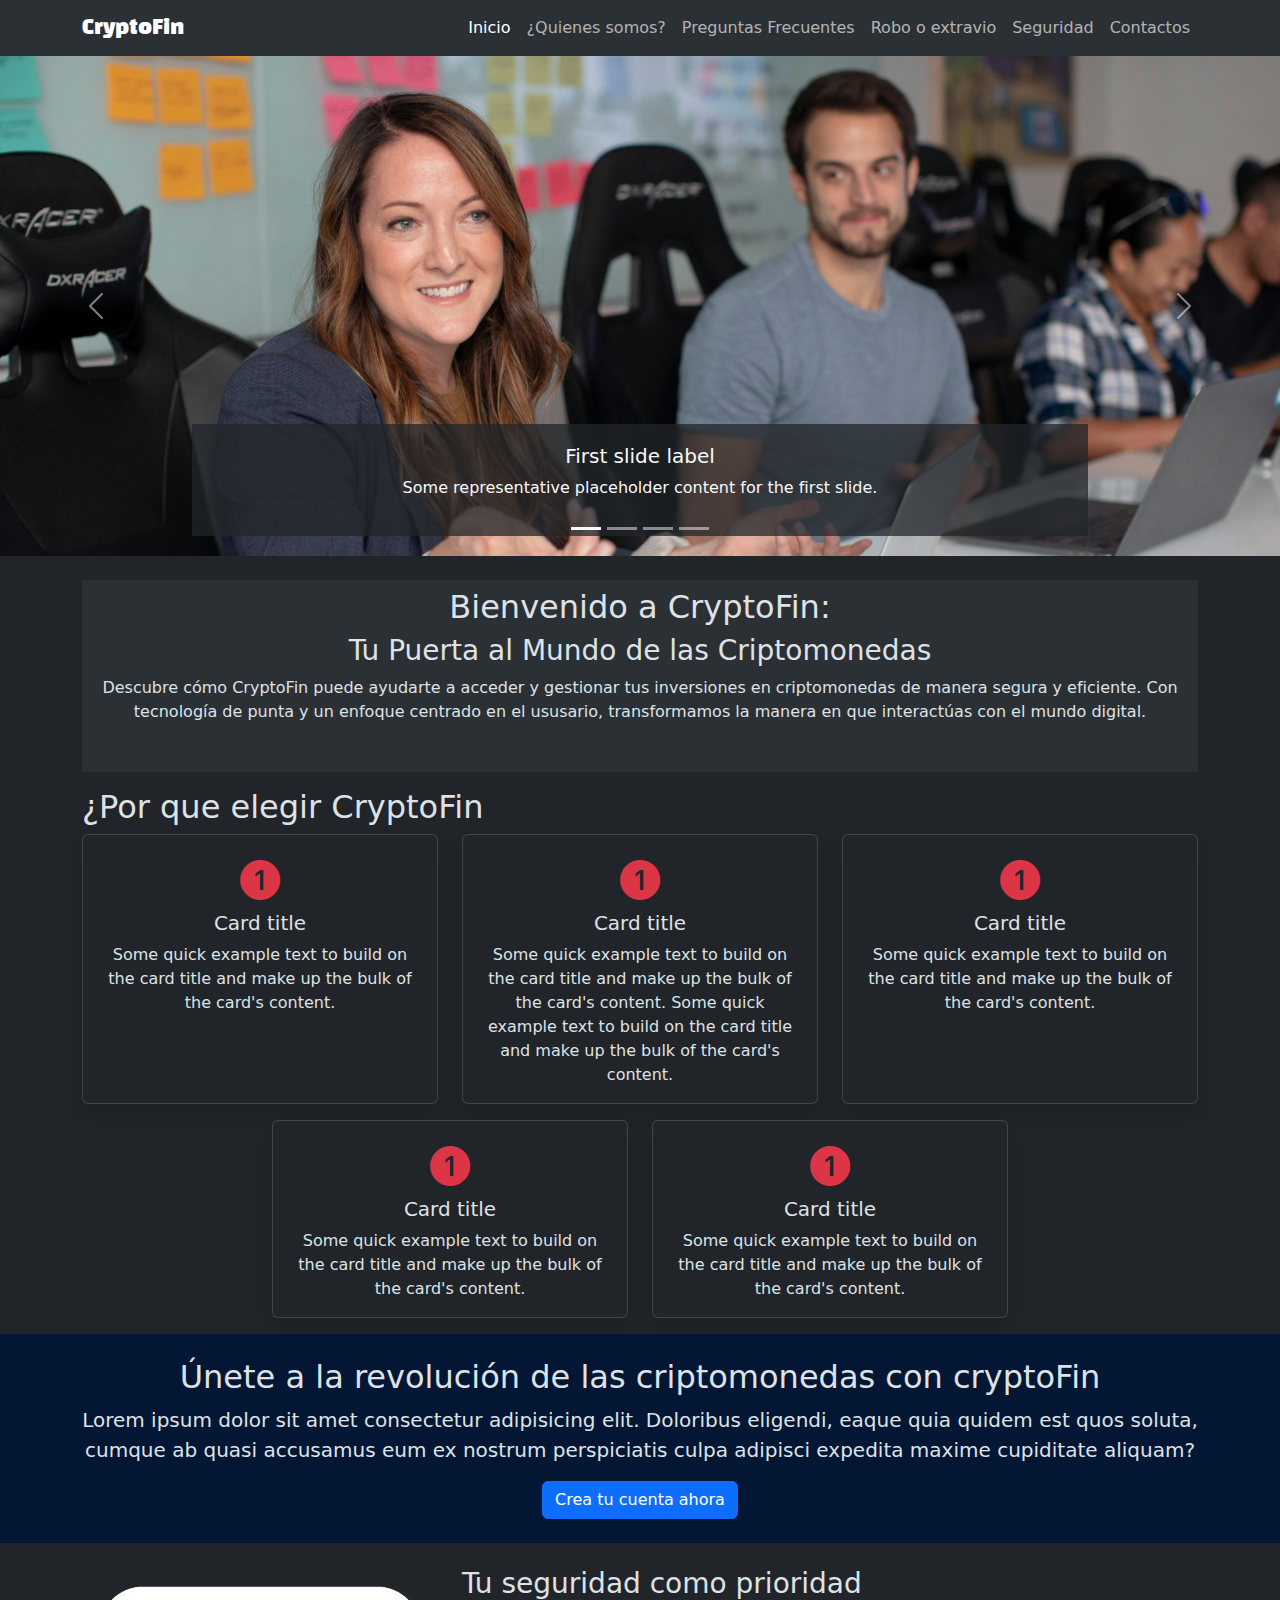
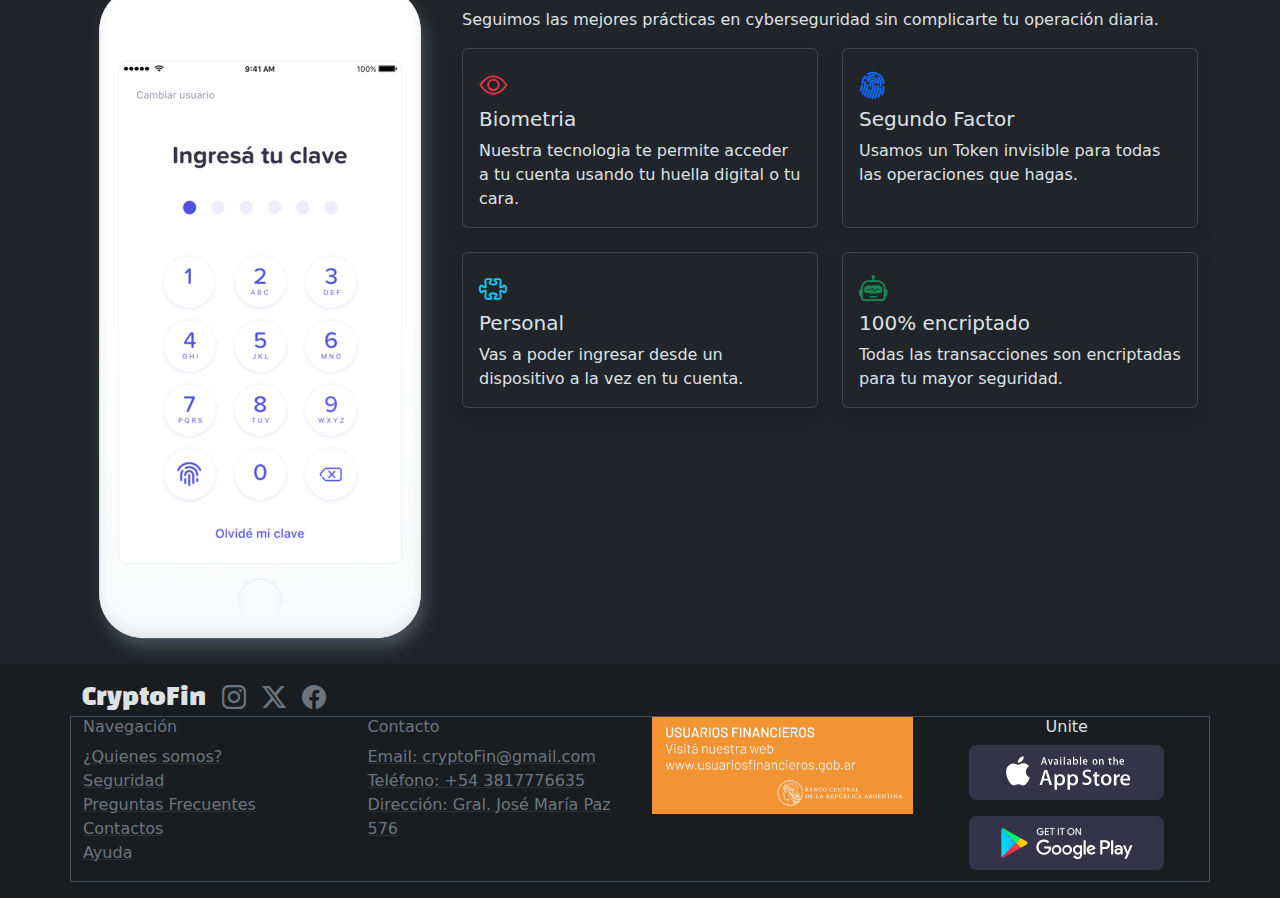
<file: index.html>
<!DOCTYPE html>
<html lang="es" data-bs-theme="dark">
  <head>
    <meta charset="UTF-8" />
    <meta name="viewport" content="width=device-width, initial-scale=1.0" />
    <meta name="description" content="Practica de Bootstrap" />
    <meta name="author" content="Omar Mattos" />
    <meta name="keywords" content="Bootstrap, grilla, practica" />

    <link rel="stylesheet" href="./css/bootstrap.min.css" />
    <link rel="stylesheet" href="./css/style.css" />
    <title>CryptoFin</title>
  </head>
  <body>
    <header>
      <nav class="navbar navbar-expand-lg bg-body-tertiary">
        <div class="container">
          <a class="navbar-brand marca" href="#">CryptoFin</a>
          <button
            class="navbar-toggler"
            type="button"
            data-bs-toggle="collapse"
            data-bs-target="#navbarSupportedContent"
            aria-controls="navbarSupportedContent"
            aria-expanded="false"
            aria-label="Toggle navigation"
          >
            <span class="navbar-toggler-icon"></span>
          </button>
          <div class="collapse navbar-collapse" id="navbarSupportedContent">
            <ul class="navbar-nav ms-auto mb-2 mb-lg-0">
              <li class="nav-item">
                <a class="nav-link active" aria-current="page" href="#"
                  >Inicio</a
                >
              </li>
              <li class="nav-item">
                <a class="nav-link" href="pages/quienesSomos.html"
                  >¿Quienes somos?</a
                >
              </li>
              <li class="nav-item">
                <a class="nav-link" href="pages/preguntasFrecuentes.html"
                  >Preguntas Frecuentes</a
                >
              </li>
              <li class="nav-item">
                <a class="nav-link" href="pages/error404.html"
                  >Robo o extravio</a
                >
              </li>
              <li class="nav-item">
                <a class="nav-link" href="pages/error404.html">Seguridad</a>
              </li>
              <li class="nav-item">
                <a class="nav-link" href="pages/contactos.html">Contactos</a>
              </li>
            </ul>
          </div>
        </div>
      </nav>
    </header>
    <main>
      <section id="carouselCryptoFin" class="carousel slide">
        <div class="carousel-indicators">
          <button
            type="button"
            data-bs-target="#carouselCryptoFin"
            data-bs-slide-to="0"
            class="active bg-light"
            aria-current="true"
            aria-label="Slide 1"
          ></button>
          <button
            type="button"
            data-bs-target="#carouselCryptoFin"
            data-bs-slide-to="1"
            class="bg-light"
            aria-label="Slide 2"
          ></button>
          <button
            type="button"
            data-bs-target="#carouselCryptoFin"
            data-bs-slide-to="2"
            class="bg-light"
            aria-label="Slide 3"
          ></button>
          <button
            type="button"
            data-bs-target="#carouselCryptoFin"
            data-bs-slide-to="3"
            class="bg-light"
            aria-label="Slide 4"
          ></button>
        </div>
        <div class="carousel-inner">
          <div class="carousel-item active">
            <img
              src="./img/banner/atencion.jpg"
              class="d-block w-100 img-caruosel-crypto"
              alt="..."
            />
            <div
              class="carousel-caption d-none d-md-block text-light bg-dark bg-opacity-75"
            >
              <h5>First slide label</h5> 
              <!-- <h2>asdasdfsdf</h2> -->
              <p>
                Some representative placeholder content for the first slide.
              </p>
            </div>
          </div>
          <div class="carousel-item">
            <img
              src="./img/banner/crypto.jpeg"
              class="d-block w-100 img-caruosel-crypto"
              alt="..."
            />
            <div
              class="carousel-caption d-none d-md-block text-light text bg-dark bg-opacity-75"
            >
              <h5>Second slide label</h5>
              <p>
                Some representative placeholder content for the second slide.
              </p>
            </div>
          </div>
          <div class="carousel-item">
            <img
              src="./img/banner/dolar.jpg"
              class="d-block w-100 img-caruosel-crypto"
              alt="Imagen de dolar"
            />
            <div
              class="carousel-caption d-none d-md-block text-light bg-dark bg-opacity-75"
            >
              <h5>Third slide label</h5>
              <p>
                Some representative placeholder content for the third slide.
              </p>
            </div>
          </div>
          <div class="carousel-item">
            <img
              src="./img/banner/inversion.jpg"
              class="d-block w-100 img-caruosel-crypto"
              alt="Imagen de inversion"
            />
            <div
              class="carousel-caption d-none d-md-block text-light bg-dark bg-opacity-75"
            >
              <h5>Third slide label</h5>
              <p>
                Some representative placeholder content for the third slide.
              </p>
            </div>
          </div>
        </div>
        <button
          class="carousel-control-prev"
          type="button"
          data-bs-target="#carouselCryptoFin"
          data-bs-slide="prev"
        >
          <span class="carousel-control-prev-icon" aria-hidden="true"></span>
          <span class="visually-hidden">Previous</span>
        </button>
        <button
          class="carousel-control-next"
          type="button"
          data-bs-target="#carouselCryptoFin"
          data-bs-slide="next"
        >
          <span class="carousel-control-next-icon" aria-hidden="true"></span>
          <span class="visually-hidden">Next</span>
        </button>
      </section>
      <section class="container">
        <article class="container bg-body-tertiary">
          <h2 class="mt-4 pt-2 text-center ">Bienvenido a CryptoFin:</h2>
          <h3 class="text-center">Tu Puerta al Mundo de las Criptomonedas</h3>
          <p class="text-center pb-5">Descubre cómo CryptoFin puede ayudarte a acceder y gestionar tus inversiones en criptomonedas de manera segura y eficiente. Con tecnología de punta y un enfoque centrado en el ususario, transformamos la manera en que interactúas con el mundo digital.</p>
        </article>
        <article>
          <h2>¿Por que elegir CryptoFin</h2>
          <div class="row justify-content-center">
            <article class="col-12 col-md-6 col-lg-4 mb-3">
              <div class="card shadow h-100">
                <div class="card-body text-center">
                  <i class="bi bi-1-circle-fill fs-1 text-danger"></i>
                  <h5 class="card-title">Card title</h5>
                  <p class="card-text">
                    Some quick example text to build on the card title and make
                    up the bulk of the card's content.
                  </p>
                </div>
              </div>
            </article>
            <article class="col-12 col-md-6 col-lg-4 mb-3">
              <div class="card shadow h-100">
                <div class="card-body text-center">
                  <i class="bi bi-1-circle-fill fs-1 text-danger"></i>
                  <h5 class="card-title">Card title</h5>
                  <p class="card-text">
                    Some quick example text to build on the card title and make
                    up the bulk of the card's content. Some quick example text
                    to build on the card title and make up the bulk of the
                    card's content.
                  </p>
                </div>
              </div>
            </article>
            <article class="col-12 col-md-6 col-lg-4 mb-3">
              <div class="card shadow h-100">
                <div class="card-body text-center">
                  <i class="bi bi-1-circle-fill fs-1 text-danger"></i>
                  <h5 class="card-title">Card title</h5>
                  <p class="card-text">
                    Some quick example text to build on the card title and make
                    up the bulk of the card's content.
                  </p>
                </div>
              </div>
            </article>
            <article class="col-12 col-md-6 col-lg-4 mb-3">
              <div class="card shadow h-100">
                <div class="card-body text-center">
                  <i class="bi bi-1-circle-fill fs-1 text-danger"></i>
                  <h5 class="card-title">Card title</h5>
                  <p class="card-text">
                    Some quick example text to build on the card title and make
                    up the bulk of the card's content.
                  </p>
                </div>
              </div>
            </article>
            <article class="col-12 col-md-6 col-lg-4 mb-3">
              <div class="card shadow h-100">
                <div class="card-body text-center">
                  <i class="bi bi-1-circle-fill fs-1 text-danger"></i>
                  <h5 class="card-title">Card title</h5>
                  <p class="card-text">
                    Some quick example text to build on the card title and make
                    up the bulk of the card's content.
                  </p>
                </div>
              </div>
            </article>
          </div>
        </article>
      </section>
      <section class="bg-primary-subtle py-4">
        <div class="container text-center">
          <h2>Únete a la revolución de las criptomonedas con cryptoFin</h2>
          <p class="lead">
            Lorem ipsum dolor sit amet consectetur adipisicing elit. Doloribus
            eligendi, eaque quia quidem est quos soluta, cumque ab quasi
            accusamus eum ex nostrum perspiciatis culpa adipisci expedita maxime
            cupiditate aliquam?
          </p>
          <button class="btn btn-primary" type="button" data-bs-toggle="modal" data-bs-target="#modalCrearCuenta">Crea tu cuenta ahora</button>
        </div>
      </section>
      <section class="container mt-4">
        <div class="row">
          <div class="col-12 col-md-4 col-lg-4 order-1 order-md-0 order-lg-0">
            <img src="./img/iphone-illustration-sec.png" alt="ejemplo de celular" class="w-100">
          </div>
          <article class="col-12 col-md-8 col-lg-8 ">
            <h3>Tu seguridad como prioridad</h3>
            <p>Seguimos las mejores prácticas en cyberseguridad sin complicarte tu operación diaria.</p>
            <div class="row">
              <article class="col-12 col-md-6 col-lg-6 mb-4">
                <div class="card shadow h-100">
                  <div class="card-body">
                    <i class="bi bi-eye fs-3 text-danger"></i>
                    <h5 class="card-title">Biometria</h5>
                    <p class="card-text">
                      Nuestra tecnologia te permite acceder a tu cuenta usando tu huella digital o tu cara.
                    </p>
                  </div>
                </div>
              </article>
              <article class="col-12 col-md-6 col-lg-6 mb-4">
                <div class="card shadow h-100">
                  <div class="card-body">
                    <i class="bi bi bi-fingerprint fs-3 text-primary"></i>
                    <h5 class="card-title">Segundo Factor</h5>
                    <p class="card-text">
                      Usamos un Token invisible para todas las operaciones que hagas.
                    </p>
                  </div>
                </div>
              </article>
              <article class="col-12 col-md-6 col-lg-6 mb-4">
                <div class="card shadow h-100">
                  <div class="card-body">
                    <i class="bi bi bi-puzzle fs-3 text-info"></i>
                    <h5 class="card-title">Personal</h5>
                    <p class="card-text">
                      Vas a poder ingresar desde un dispositivo a la vez en tu cuenta.
                    </p>
                  </div>
                </div>
              </article>
              <article class="col-12 col-md-6 col-lg-6 mb-4">
                <div class="card shadow h-100">
                  <div class="card-body">
                    <i class="bi bi bi-robot fs-3 text-success"></i>
                    <h5 class="card-title">100% encriptado</h5>
                    <p class="card-text">
                      Todas las transacciones son encriptadas para tu mayor seguridad.
                    </p>
                  </div>
                </div>
              </article>
            </div>
          </article>
      </section>
    </main>
    <!-- Modal Crea tu cuenta-->
    <div
      class="modal fade"
      id="modalCrearCuenta"
      tabindex="-1"
      aria-labelledby="modalCrearCuentaLabel"
      aria-hidden="true"
    >
      <div class="modal-dialog">
        <div class="modal-content">
          <div class="modal-header">
            <h2 class="modal-title fs-5" id="modalCrearCuentaLabel">Crea tu cuenta</h2>
            <button
              type="button"
              class="btn-close"
              data-bs-dismiss="modal"
              aria-label="Close"
            ></button>
          </div>
          <div class="modal-body">
            <p>Completa los siguientes datos para crear una cuenta.</p>
            <form>
              <div class="mb-3">
                <label for="inputText" class="form-label">Nombre y apellido *</label>
                <input type="text" minlength="5" maxlength="90" class="form-control" id="inputText"  placeholder="Ej: Juan Pérez" required>
              </div>
              <div class="mb-3">
                <label for="inputMail" class="form-label">Email *</label>
                <input type="email" class="form-control" id="inputMail" aria-describedby="emailHelp" placeholder="Ej:juanperez@example.com" required>
              </div>
              <div class="mb-3">
                <label for="inputPassword1" class="form-label">Contraseña *</label>
                <input type="password" class="form-control" id="inputPassword1">
              </div>
              <div class="mb-3">
                <label for="inputPassword2" class="form-label">Repetir contraseña *</label>
                <input type="password" class="form-control" id="inputPassword2">
              </div>
            </form>
          </div>
          <div class="modal-footer">
            <button type="button" class="btn btn-primary">Enviar</button>
          </div>
        </div>
      </div>
    </div>
    <footer class="bg-dark-subtle py-3">
      <div class="container">
        <div
          class="d-flex gap-3 justify-content-center justify-content-md-start"
        >
          <h4 class="marca align-self-center mb-0">CryptoFin</h4>
          <a href="#" class="link-secondary"
            ><i class="bi bi-instagram fs-4"></i
          ></a>
          <a href="#" class="link-secondary"
            ><i class="bi bi-twitter-x fs-4"></i
          ></a>
          <a href="#" class="link-secondary"
            ><i class="bi bi-facebook fs-4"></i
          ></a>
        </div>
        <div class="row border">
          <article class="col-12 col-md-6 col-lg-3 text-center text-md-start">
            <h6 class="text-secondary">Navegación</h6>
            <ul class="list-unstyled">
              <li>
                <a
                  href="./pages/quienesSomos.html"
                  class="link-secondary link-underline-opacity-25 link-underline-opacity-100-hover"
                  >¿Quienes somos?</a
                >
              </li>
              <li>
                <a
                  href="./pages/seguridad.html"
                  class="link-secondary link-underline-opacity-25 link-underline-opacity-100-hover"
                  >Seguridad</a
                >
              </li>
              <li>
                <a
                  href="./pages/preguntasFrecuentes.html"
                  class="link-secondary link-underline-opacity-25 link-underline-opacity-100-hover"
                  >Preguntas Frecuentes</a
                >
              </li>
              <li>
                <a
                  href="./pages/contactos.html"
                  class="link-secondary link-underline-opacity-25 link-underline-opacity-100-hover"
                  >Contactos</a
                >
              </li>
              <li>
                <a
                  href="./pages/error404.html"
                  class="link-secondary link-underline-opacity-25 link-underline-opacity-100-hover"
                  >Ayuda</a
                >
              </li>
            </ul>
          </article>
          <article class="col-12 col-md-6 col-lg-3 text-center text-md-start">
            <h6 class="text-secondary">Contacto</h6>
            <ul class="list-unstyled">
              <li>
                <a
                  href="#"
                  class="link-secondary link-underline-opacity-25 link-underline-opacity-100-hover"
                  >Email: cryptoFin@gmail.com</a
                >
              </li>
              <li>
                <a
                  href="./pages/error404.html"
                  class="link-secondary link-underline-opacity-25 link-underline-opacity-100-hover"
                  >Teléfono: +54 3817776635</a
                >
              </li>
              <li>
                <a
                  href="https://maps.app.goo.gl/hR4yGueAu2CBjEPt6"
                  target="_blank"
                  class="link-secondary link-underline-opacity-25 link-underline-opacity-100-hover"
                  >Dirección: Gral. José María Paz 576</a
                >
              </li>
            </ul>
          </article>
          <article class="col-12 col-md-6 col-lg-3">
            <a href="./pages/error404.html"
              ><img
                src="./img/usuariosfinancieros.png"
                alt=""
                class="w-100 mb-2"
            /></a>
          </article>
          <article class="col-12 col-md-6 col-lg-3 text-center">
            <h6>Unite</h6>
            <a href="./pages/error404.html"
              ><img
                src="./img/badge-apple-store.svg"
                alt="logo apple"
                class="w-75 mb-3"
            /></a>
            <a href="./pages/error404.html"
              ><img
                src="./img/google-play-badge-bb.svg"
                alt="Logo google"
                class="w-75"
            /></a>
          </article>
        </div>
      </div>
    </footer>
    <script src="./js/bootstrap.min.js"></script>
  </body>
</html>
</file>
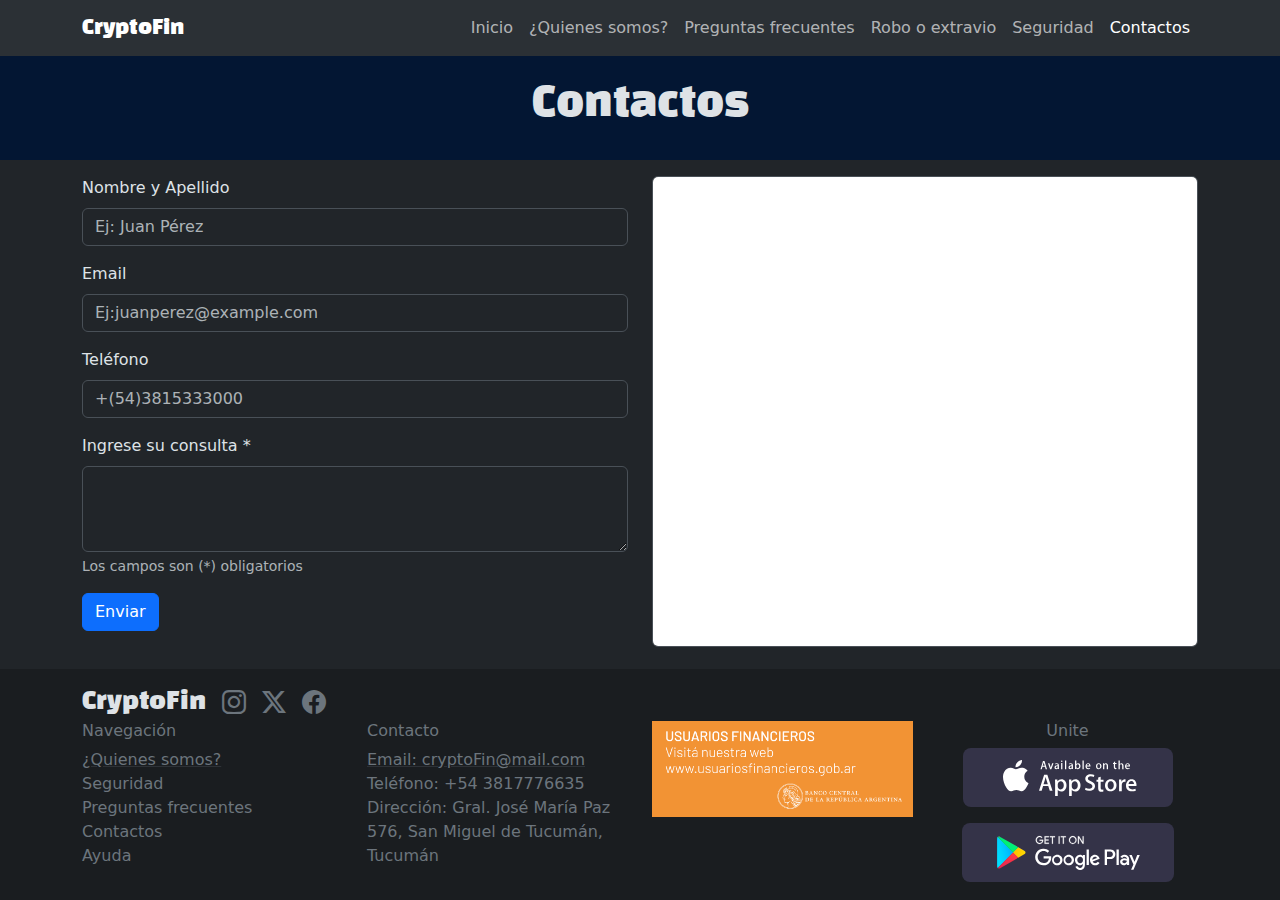
<file: pages/contactos.html>
<!DOCTYPE html>
<html lang="es" data-bs-theme="dark">
  <head>
    <meta charset="UTF-8" />
    <meta name="viewport" content="width=device-width, initial-scale=1.0" />
    <!-- agregar las etiquetas metas -->
    <link rel="stylesheet" href="../css/bootstrap.min.css" />
    <link rel="stylesheet" href="../css/style.css" />
    <title>CryptoFin</title>
  </head>

  <body>
    <header>
      <nav class="navbar navbar-expand-lg bg-body-tertiary">
        <div class="container">
          <a class="navbar-brand marca" href="../index.html">CryptoFin</a>
          <button
            class="navbar-toggler"
            type="button"
            data-bs-toggle="collapse"
            data-bs-target="#navbarSupportedContent"
            aria-controls="navbarSupportedContent"
            aria-expanded="false"
            aria-label="Toggle navigation"
          >
            <span class="navbar-toggler-icon"></span>
          </button>
          <div class="collapse navbar-collapse" id="navbarSupportedContent">
            <ul class="navbar-nav ms-auto mb-2 mb-lg-0">
              <li class="nav-item">
                <a class="nav-link" aria-current="page" href="../index.html"
                  >Inicio</a
                >
              </li>
              <li class="nav-item">
                <a class="nav-link" href="./quienesSomos.html"
                  >¿Quienes somos?</a
                >
              </li>
              <li class="nav-item">
                <a class="nav-link" href="./preguntasFrecuentes.html"
                  >Preguntas frecuentes</a
                >
              </li>
              <li class="nav-item">
                <a class="nav-link" href="./error404.html">Robo o extravio</a>
              </li>
              <li class="nav-item">
                <a class="nav-link" href="./error404.html">Seguridad</a>
              </li>
              <li class="nav-item">
                <a class="nav-link active" href="./contactos.html">Contactos</a>
              </li>
            </ul>
          </div>
        </div>
      </nav>
    </header>
    <main>
      <section class="bg-primary-subtle py-4">
        <h1 class="text-center marca">Contactos</h1>
      </section>
      <section class="container my-3">
        <div class="row">
          <article class="col-12 col-md-6 col-lg-6 mb-3">
            <form>
              <div class="mb-3">
                <label for="formGroupInput" class="form-label"
                  >Nombre y Apellido</label
                >
                <input
                  type="text"
                  minlength="5"
                  maxlength="90"
                  class="form-control"
                  id="formGroupInput"
                  placeholder="Ej: Juan Pérez"
                  required
                />
              </div>
              <div class="mb-3">
                <label for="InputEmail1" class="form-label">Email</label>
                <input
                  type="email"
                  class="form-control"
                  id="InputEmail1"
                  aria-describedby="emailHelp"
                  placeholder="Ej:juanperez@example.com"
                  required
                />
              </div>
              <div class="mb-3">
                <label for="formGroupInput" class="form-label">Teléfono</label>
                <input
                  type="tel"
                  class="form-control"
                  id="formGroupInput"
                  placeholder="+(54)3815333000"
                />
              </div>
              <div class="mb-3">
                <label for="FormControlTextarea1" class="form-label"
                  >Ingrese su consulta *</label
                >
                <textarea
                  class="form-control textarea-resize-none"
                  id="FormControlTextarea1"
                  rows="3"
                  minlength="10"
                  required
                ></textarea>
                <div id="FormControlTextarea1" class="form-text">Los campos son (*) obligatorios</div>
              </div>
              <button type="submit" class="btn btn-primary">Enviar</button>
            </form>
          </article>
          <article class="col-12 col-md-6 col-lg-6">
            <iframe
              src="https://www.google.com/maps/embed?pb=!1m18!1m12!1m3!1d3560.1060679494053!2d-65.20974192378297!3d-26.83657849002847!2m3!1f0!2f0!3f0!3m2!1i1024!2i768!4f13.1!3m3!1m2!1s0x94225d3ad7f30f1d%3A0xf8606cd659b8e3e4!2sRollingCode%20School!5e0!3m2!1ses-419!2sar!4v1740442011115!5m2!1ses-419!2sar"
              allowfullscreen=""
              loading="lazy"
              referrerpolicy="no-referrer-when-downgrade"
              class="w-100 h-100 border rounded"
            ></iframe>
          </article>
        </div>
      </section>
    </main>

    <footer class="bg-dark-subtle py-3">
      <div class="container">
        <div
          class="d-flex gap-3 justify-content-center justify-content-md-start"
        >
          <h4 class="marca align-self-center mb-0">CryptoFin</h4>
          <a href="#" class="link-secondary"
            ><i class="bi bi-instagram fs-4"></i
          ></a>
          <a href="#" class="link-secondary">
            <i class="bi bi-twitter-x fs-4"></i
          ></a>
          <a href="#" class="link-secondary"
            ><i class="bi bi-facebook fs-4"></i
          ></a>
        </div>
        <div class="row">
          <article class="col-12 col-md-6 col-lg-3 text-center text-md-start">
            <h6 class="text-secondary">Navegación</h6>
            <ul class="list-unstyled">
              <li>
                <a
                  href="./quienesSomos.html"
                  class="link-secondary link-underline-opacity-25 link-underline-opacity-100-hover"
                  >¿Quienes somos?</a
                >
              </li>
              <li>
                <a
                  href="./error404.html"
                  class="link-secondary link-underline-opacity-0"
                  >Seguridad</a
                >
              </li>
              <li>
                <a
                  href="./preguntasFrecuentes.html"
                  class="link-secondary link-underline-opacity-0"
                  >Preguntas frecuentes</a
                >
              </li>
              <li>
                <a
                  href="./contactos.html"
                  class="link-secondary link-underline-opacity-0"
                  >Contactos</a
                >
              </li>
              <li>
                <a
                  href="./error404.html"
                  class="link-secondary link-underline-opacity-0"
                  >Ayuda</a
                >
              </li>
            </ul>
          </article>
          <article class="col-12 col-md-6 col-lg-3 text-center text-md-start">
            <h6 class="text-secondary">Contacto</h6>
            <ul class="list-unstyled">
              <li>
                <a
                  href="./error404.html"
                  class="link-secondary link-underline-opacity-25 link-underline-opacity-100-hover"
                  >Email: cryptoFin@mail.com</a
                >
              </li>
              <li>
                <a
                  href="./error404.html"
                  class="link-secondary link-underline-opacity-0"
                  >Teléfono: +54 3817776635</a
                >
              </li>
              <li>
                <a
                  href="https://maps.app.goo.gl/gf4MW3TFYr9LGLHT8"
                  target="_blank"
                  class="link-secondary link-underline-opacity-0"
                  >Dirección: Gral. José María Paz 576, San Miguel de Tucumán,
                  Tucumán</a
                >
              </li>
            </ul>
          </article>
          <article class="col-12 col-md-6 col-lg-3">
            <a href="./error404.html">
              <img
                src="../img/usuariosfinancieros.png"
                alt="Logo usuarios financieros Banco Central"
                class="w-100 mb-3"
              />
            </a>
          </article>
          <article class="col-12 col-md-6 col-lg-3 text-center">
            <h6 class="text-secondary">Unite</h6>

            <a href="./error404.html"
              ><img
                src="../img/badge-apple-store.svg"
                alt="Logo Apple Store"
                class="mb-3"
            /></a>
            <a href="./pages/error404.html"
              ><img
                src="../img/google-play-badge-bb.svg"
                alt="Logo google play"
            /></a>
          </article>
        </div>
      </div>
    </footer>
    <script src="../js/bootstrap.min.js"></script>
  </body>
</html>
</file>
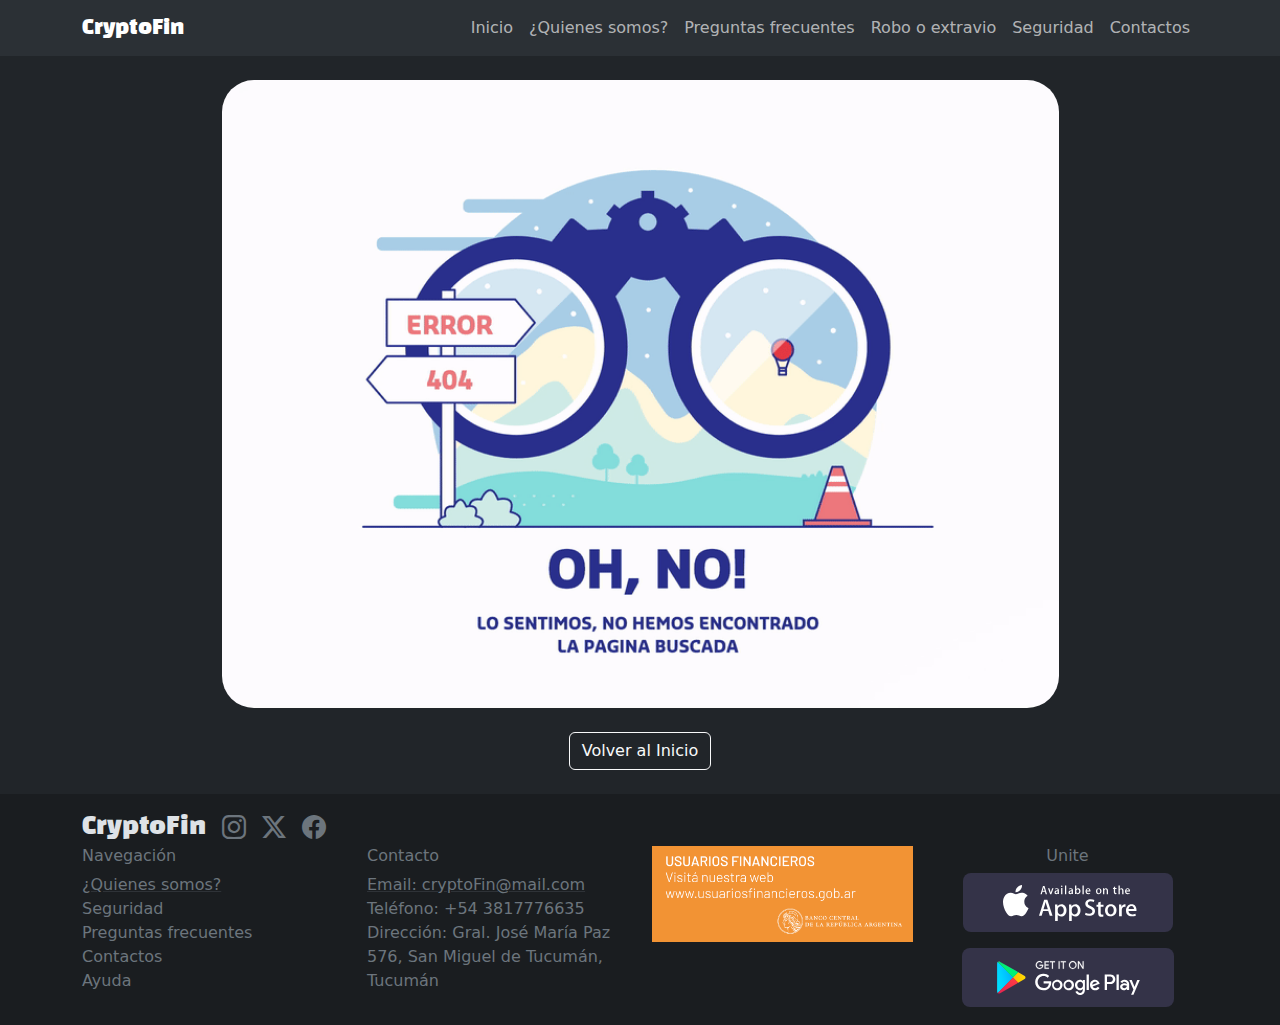
<file: pages/error404.html>
<!DOCTYPE html>
<html lang="es" data-bs-theme="dark">
  <head>
    <meta charset="UTF-8" />
    <meta name="viewport" content="width=device-width, initial-scale=1.0" />
    <!-- agregar las etiquetas metas -->
    <link rel="stylesheet" href="../css/bootstrap.min.css" />
    <link rel="stylesheet" href="../css/style.css" />
    <title>CryptoFin</title>
  </head>

  <body>
    <header>
      <nav class="navbar navbar-expand-lg bg-body-tertiary">
        <div class="container">
          <a class="navbar-brand marca" href="../index.html">CryptoFin</a>
          <button
            class="navbar-toggler"
            type="button"
            data-bs-toggle="collapse"
            data-bs-target="#navbarSupportedContent"
            aria-controls="navbarSupportedContent"
            aria-expanded="false"
            aria-label="Toggle navigation"
          >
            <span class="navbar-toggler-icon"></span>
          </button>
          <div class="collapse navbar-collapse" id="navbarSupportedContent">
            <ul class="navbar-nav ms-auto mb-2 mb-lg-0">
              <li class="nav-item">
                <a class="nav-link " aria-current="page" href="../index.html"
                  >Inicio</a
                >
              </li>
              <li class="nav-item">
                <a class="nav-link" href="./quienesSomos.html"
                  >¿Quienes somos?</a
                >
              </li>
              <li class="nav-item">
                <a class="nav-link" href="./preguntasFrecuentes.html"
                  >Preguntas frecuentes</a
                >
              </li>
              <li class="nav-item active">
                <a class="nav-link" href="./error404.html"
                  >Robo o extravio</a
                >
              </li>
              <li class="nav-item">
                <a class="nav-link" href="./error404.html">Seguridad</a>
              </li>
              <li class="nav-item">
                <a class="nav-link" href="./contactos.html">Contactos</a>
              </li>
            </ul>
          </div>
        </div>
      </nav>
    </header>
    <main class="container my-4 d-flex flex-column align-items-center">
        <img src="../img/404.gif" alt="Logo de error 404" class="w-75 rounded-5">
        <a href="../index.html" class="btn btn-outline-light mt-4">Volver al Inicio</a>
    </main>



    <footer class="bg-dark-subtle py-3">
      <div class="container">
        <div
          class="d-flex gap-3 justify-content-center justify-content-md-start"
        >
          <h4 class="marca align-self-center mb-0">CryptoFin</h4>
          <a href="#" class="link-secondary"
            ><i class="bi bi-instagram fs-4"></i
          ></a>
          <a href="#" class="link-secondary">
            <i class="bi bi-twitter-x fs-4"></i
          ></a>
          <a href="#" class="link-secondary"
            ><i class="bi bi-facebook fs-4"></i
          ></a>
        </div>
        <div class="row">
          <article class="col-12 col-md-6 col-lg-3 text-center text-md-start">
            <h6 class="text-secondary">Navegación</h6>
            <ul class="list-unstyled">
              <li>
                <a
                  href="./quienesSomos.html"
                  class="link-secondary link-underline-opacity-25 link-underline-opacity-100-hover"
                  >¿Quienes somos?</a
                >
              </li>
              <li>
                <a
                  href="./error404.html"
                  class="link-secondary link-underline-opacity-0"
                  >Seguridad</a
                >
              </li>
              <li>
                <a
                  href="./preguntasFrecuentes.html"
                  class="link-secondary link-underline-opacity-0"
                  >Preguntas frecuentes</a
                >
              </li>
              <li>
                <a
                  href="./contactos.html"
                  class="link-secondary link-underline-opacity-0"
                  >Contactos</a
                >
              </li>
              <li>
                <a
                  href="./error404.html"
                  class="link-secondary link-underline-opacity-0"
                  >Ayuda</a
                >
              </li>
            </ul>
          </article>
          <article class="col-12 col-md-6 col-lg-3 text-center text-md-start">
            <h6 class="text-secondary">Contacto</h6>
            <ul class="list-unstyled">
              <li>
                <a
                  href="./error404.html"
                  class="link-secondary link-underline-opacity-25 link-underline-opacity-100-hover"
                  >Email: cryptoFin@mail.com</a
                >
              </li>
              <li>
                <a
                  href="./error404.html"
                  class="link-secondary link-underline-opacity-0"
                  >Teléfono: +54 3817776635</a
                >
              </li>
              <li>
                <a
                  href="https://maps.app.goo.gl/gf4MW3TFYr9LGLHT8"
                  target="_blank"
                  class="link-secondary link-underline-opacity-0"
                  >Dirección: Gral. José María Paz 576, San Miguel de Tucumán,
                  Tucumán</a
                >
              </li>
            </ul>
          </article>
          <article class="col-12 col-md-6 col-lg-3">
            <a href="./error404.html">
              <img
                src="../img/usuariosfinancieros.png"
                alt="Logo usuarios financieros Banco Central"
                class="w-100 mb-3"
              />
            </a>
          </article>
          <article class="col-12 col-md-6 col-lg-3 text-center">
            <h6 class="text-secondary">Unite</h6>

            <a href="./error404.html"
              ><img
                src="../img/badge-apple-store.svg"
                alt="Logo Apple Store"
                class="mb-3"
            /></a>
            <a href="./pages/error404.html"
              ><img src="../img/google-play-badge-bb.svg" alt="Logo google play"
            /></a>
          </article>
        </div>
      </div>
    </footer>
    <script src="../js/bootstrap.min.js"></script>
  </body>
</html>
</file>
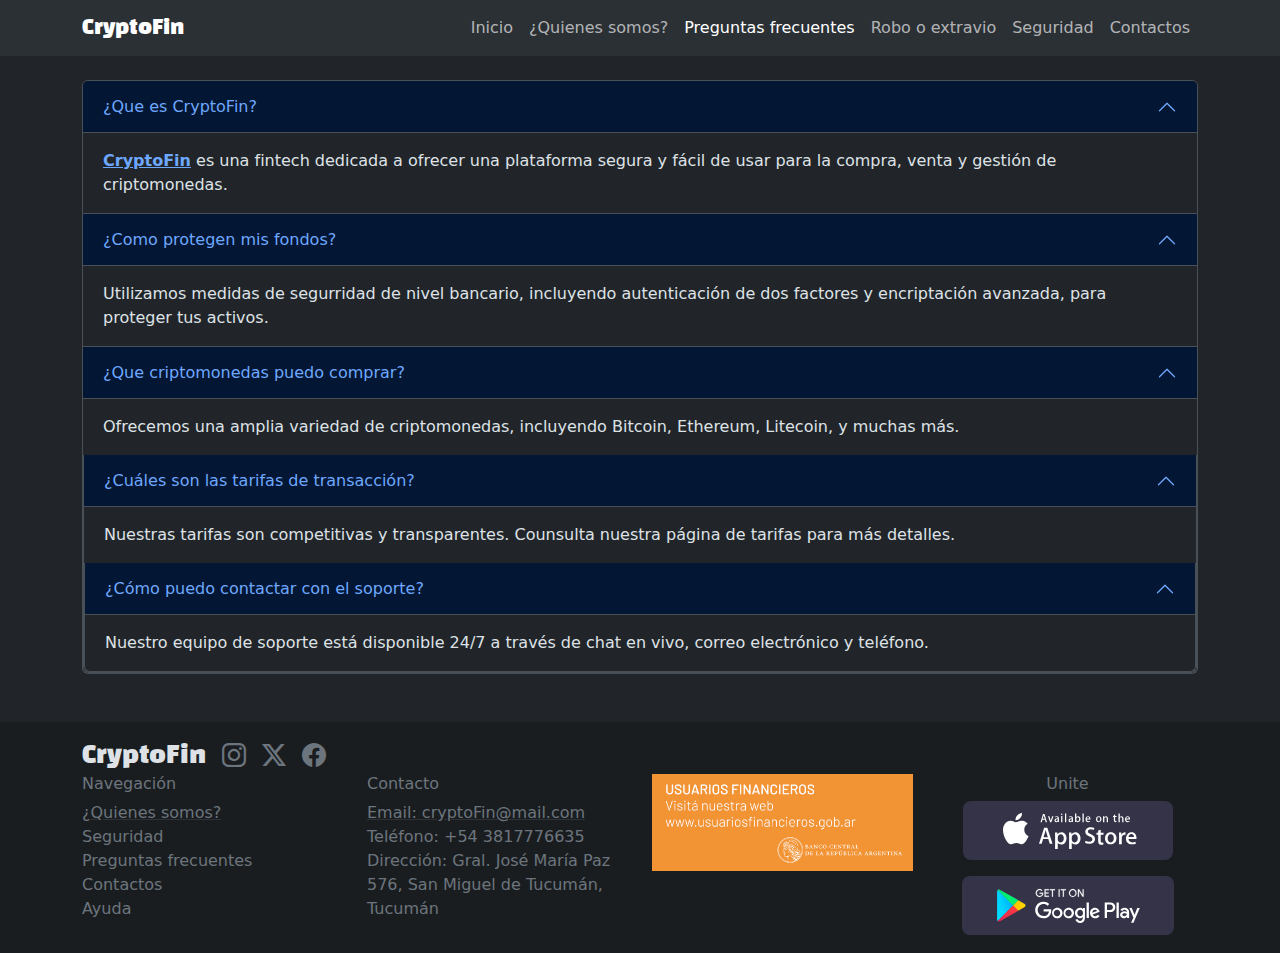
<file: pages/preguntasFrecuentes.html>
<!DOCTYPE html>
<html lang="es" data-bs-theme="dark">
  <head>
    <meta charset="UTF-8" />
    <meta name="viewport" content="width=device-width, initial-scale=1.0" />
    <!-- agregar las etiquetas metas -->
    <link rel="stylesheet" href="../css/bootstrap.min.css" />
    <link rel="stylesheet" href="../css/style.css" />
    <title>CryptoFin</title>
  </head>

  <body>
    <header>
      <nav class="navbar navbar-expand-lg bg-body-tertiary">
        <div class="container">
          <a class="navbar-brand marca" href="../index.html">CryptoFin</a>
          <button
            class="navbar-toggler"
            type="button"
            data-bs-toggle="collapse"
            data-bs-target="#navbarSupportedContent"
            aria-controls="navbarSupportedContent"
            aria-expanded="false"
            aria-label="Toggle navigation"
          >
            <span class="navbar-toggler-icon"></span>
          </button>
          <div class="collapse navbar-collapse" id="navbarSupportedContent">
            <ul class="navbar-nav ms-auto mb-2 mb-lg-0">
              <li class="nav-item">
                <a class="nav-link " aria-current="page" href="../index.html"
                  >Inicio</a
                >
              </li>
              <li class="nav-item">
                <a class="nav-link" href="./quienesSomos.html"
                  >¿Quienes somos?</a
                >
              </li>
              <li class="nav-item">
                <a class="nav-link active" href="./preguntasFrecuentes.html"
                  >Preguntas frecuentes</a
                >
              </li>
              <li class="nav-item">
                <a class="nav-link" href="./error404.html"
                  >Robo o extravio</a
                >
              </li>
              <li class="nav-item">
                <a class="nav-link" href="./error404.html">Seguridad</a>
              </li>
              <li class="nav-item">
                <a class="nav-link" href="./contactos.html">Contactos</a>
              </li>
            </ul>
          </div>
        </div>
      </nav>
    </header>
    <main class="container my-4 d-flex flex-column align-items-center">
        <section class="accordion mb-4" id="accordionPanelsStayOpen">
            <div class="accordion-item">
              <h2 class="accordion-header">
                <button class="accordion-button" type="button" data-bs-toggle="collapse" data-bs-target="#panelsStayOpen-collapseOne" aria-expanded="true" aria-controls="panelsStayOpen-collapseOne">
                  ¿Que es CryptoFin?
                </button>
              </h2>
              <div id="panelsStayOpen-collapseOne" class="accordion-collapse collapse show">
                <div class="accordion-body">
                    </strong><a href="../index.html"><strong>CryptoFin</strong></a> es una fintech dedicada a ofrecer una plataforma segura y fácil de usar para la compra, venta y gestión de criptomonedas.
                </div>
              </div>
            </div>
            <div class="accordion-item">
              <h2 class="accordion-header">
                <button class="accordion-button " type="button" data-bs-toggle="collapse" data-bs-target="#panelsStayOpen-collapseTwo" aria-expanded="true" aria-controls="panelsStayOpen-collapseTwo">
                  ¿Como protegen mis fondos?
                </button>
              </h2>
              <div id="panelsStayOpen-collapseTwo" class="accordion-collapse collapse show">
                <div class="accordion-body">
                   Utilizamos medidas de segurridad de nivel bancario, incluyendo autenticación de dos factores y encriptación avanzada, para proteger tus activos.
                </div>
              </div>
            </div>
            <div class="accordion-item">
              <h2 class="accordion-header">
                <button class="accordion-button" type="button" data-bs-toggle="collapse" data-bs-target="#panelsStayOpen-collapseThree" aria-expanded="true" aria-controls="panelsStayOpen-collapseThree">
                  ¿Que criptomonedas puedo comprar?
                </button>
              </h2>
              <div id="panelsStayOpen-collapseThree" class="accordion-collapse collapse show">
                <div class="accordion-body">
                   Ofrecemos una amplia variedad de criptomonedas, incluyendo Bitcoin, Ethereum, Litecoin, y muchas más.
              </div>
            </div>
            <div class="accordion-item">
              <h2 class="accordion-header">
                <button class="accordion-button" type="button" data-bs-toggle="collapse" data-bs-target="#panelsStayOpen-collapseFour" aria-expanded="true" aria-controls="panelsStayOpen-collapseFour">
                  ¿Cuáles son las tarifas de transacción?
                </button>
              </h2>
              <div id="panelsStayOpen-collapseFour" class="accordion-collapse collapse show">
                <div class="accordion-body">
                   Nuestras tarifas son competitivas y transparentes. Counsulta nuestra página de tarifas para más detalles.
              </div>
            </div>
            <div class="accordion-item">
              <h2 class="accordion-header">
                <button class="accordion-button" type="button" data-bs-toggle="collapse" data-bs-target="#panelsStayOpen-collapseFive" aria-expanded="true" aria-controls="panelsStayOpen-collapseFive">
                  ¿Cómo puedo contactar con el soporte?
                </button>
              </h2>
              <div id="panelsStayOpen-collapseFive" class="accordion-collapse collapse show">
                <div class="accordion-body">
                   Nuestro equipo de soporte está disponible 24/7 a través de chat en vivo, correo electrónico y teléfono.
              </div>
            </div>
          </div>
        </section>
    </main>



    <footer class="bg-dark-subtle py-3">
      <div class="container">
        <div
          class="d-flex gap-3 justify-content-center justify-content-md-start"
        >
          <h4 class="marca align-self-center mb-0">CryptoFin</h4>
          <a href="#" class="link-secondary"
            ><i class="bi bi-instagram fs-4"></i
          ></a>
          <a href="#" class="link-secondary">
            <i class="bi bi-twitter-x fs-4"></i
          ></a>
          <a href="#" class="link-secondary"
            ><i class="bi bi-facebook fs-4"></i
          ></a>
        </div>
        <div class="row">
          <article class="col-12 col-md-6 col-lg-3 text-center text-md-start">
            <h6 class="text-secondary">Navegación</h6>
            <ul class="list-unstyled">
              <li>
                <a
                  href="./quienesSomos.html"
                  class="link-secondary link-underline-opacity-25 link-underline-opacity-100-hover"
                  >¿Quienes somos?</a
                >
              </li>
              <li>
                <a
                  href="./error404.html"
                  class="link-secondary link-underline-opacity-0"
                  >Seguridad</a
                >
              </li>
              <li>
                <a
                  href="./preguntasFrecuentes.html"
                  class="link-secondary link-underline-opacity-0"
                  >Preguntas frecuentes</a
                >
              </li>
              <li>
                <a
                  href="./contactos.html"
                  class="link-secondary link-underline-opacity-0"
                  >Contactos</a
                >
              </li>
              <li>
                <a
                  href="./error404.html"
                  class="link-secondary link-underline-opacity-0"
                  >Ayuda</a
                >
              </li>
            </ul>
          </article>
          <article class="col-12 col-md-6 col-lg-3 text-center text-md-start">
            <h6 class="text-secondary">Contacto</h6>
            <ul class="list-unstyled">
              <li>
                <a
                  href="./error404.html"
                  class="link-secondary link-underline-opacity-25 link-underline-opacity-100-hover"
                  >Email: cryptoFin@mail.com</a
                >
              </li>
              <li>
                <a
                  href="./error404.html"
                  class="link-secondary link-underline-opacity-0"
                  >Teléfono: +54 3817776635</a
                >
              </li>
              <li>
                <a
                  href="https://maps.app.goo.gl/gf4MW3TFYr9LGLHT8"
                  target="_blank"
                  class="link-secondary link-underline-opacity-0"
                  >Dirección: Gral. José María Paz 576, San Miguel de Tucumán,
                  Tucumán</a
                >
              </li>
            </ul>
          </article>
          <article class="col-12 col-md-6 col-lg-3">
            <a href="./error404.html">
              <img
                src="../img/usuariosfinancieros.png"
                alt="Logo usuarios financieros Banco Central"
                class="w-100 mb-3"
              />
            </a>
          </article>
          <article class="col-12 col-md-6 col-lg-3 text-center">
            <h6 class="text-secondary">Unite</h6>

            <a href="./error404.html"
              ><img
                src="../img/badge-apple-store.svg"
                alt="Logo Apple Store"
                class="mb-3"
            /></a>
            <a href="./pages/error404.html"
              ><img src="../img/google-play-badge-bb.svg" alt="Logo google play"
            /></a>
          </article>
        </div>
      </div>
    </footer>
    <script src="../js/bootstrap.min.js"></script>
  </body>
</html>
</file>
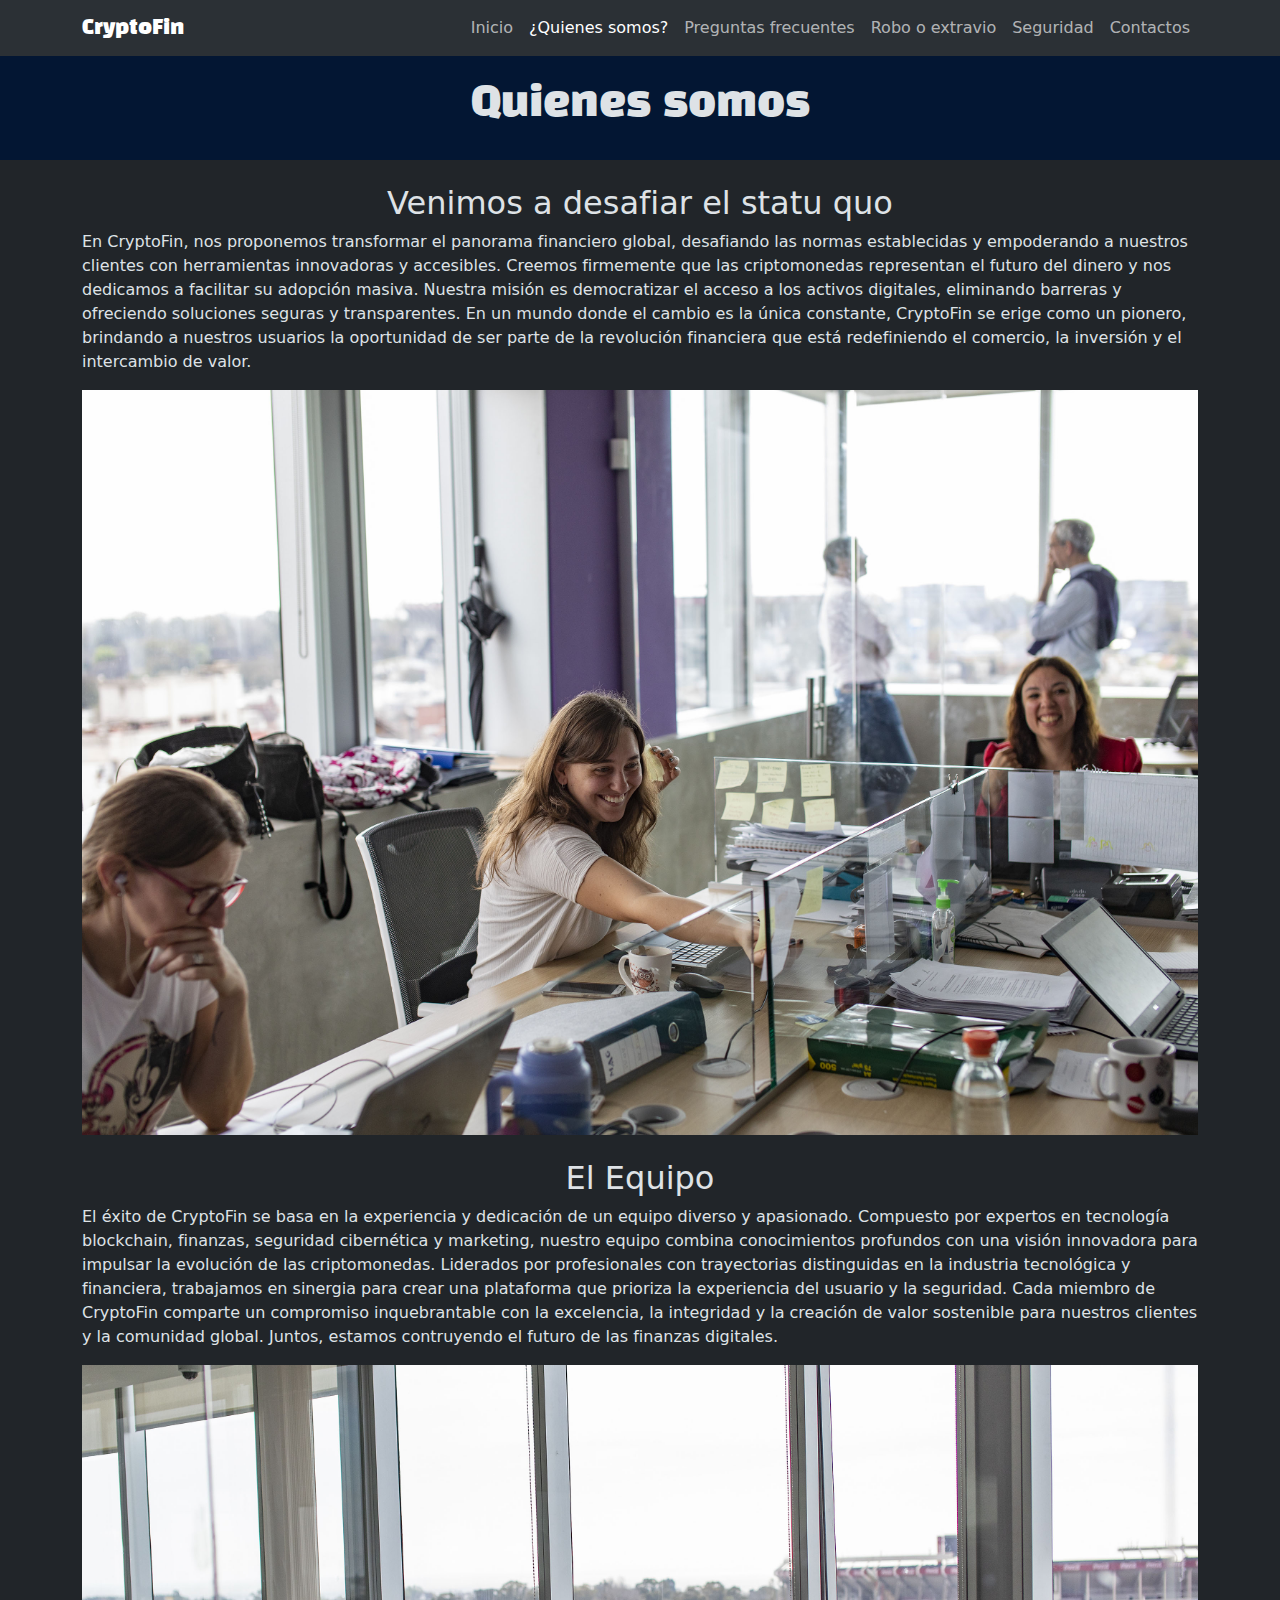
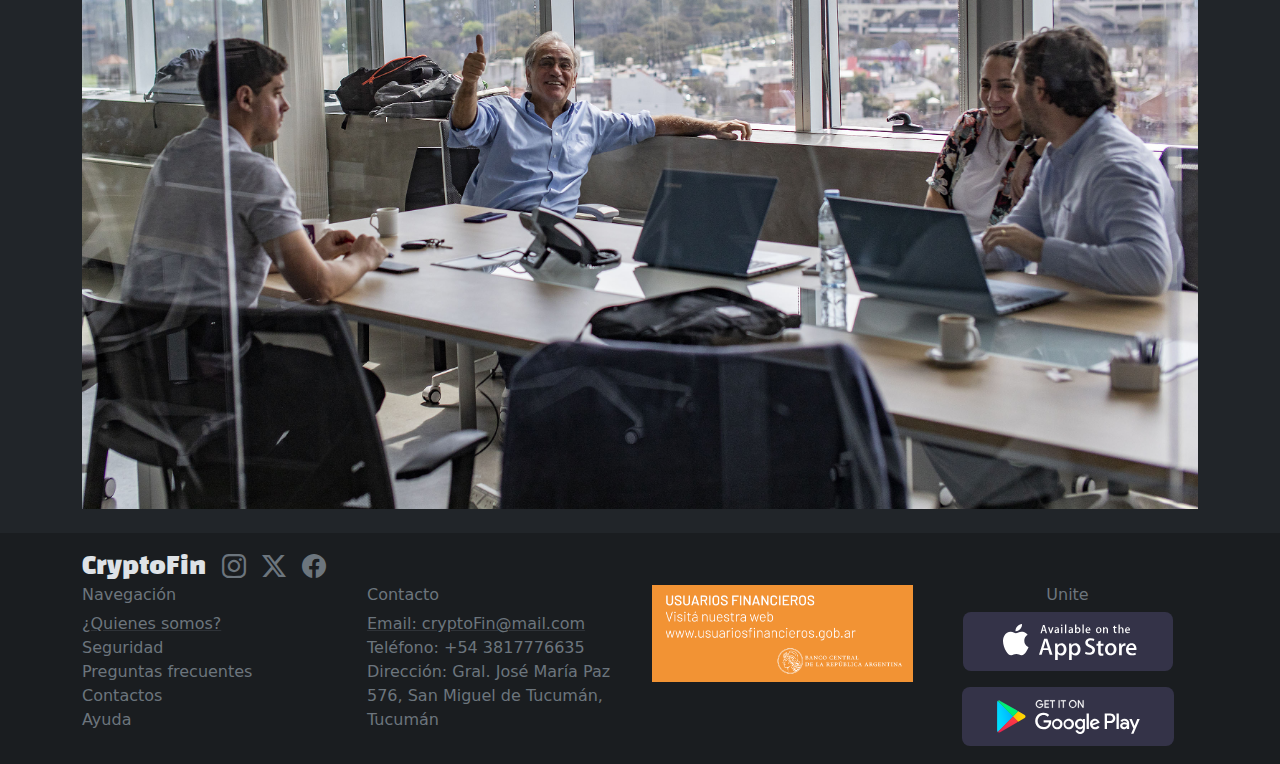
<file: pages/quienesSomos.html>
<!DOCTYPE html>
<html lang="es" data-bs-theme="dark">
  <head>
    <meta charset="UTF-8" />
    <meta name="viewport" content="width=device-width, initial-scale=1.0" />
    <!-- agregar las etiquetas metas -->
    <link rel="stylesheet" href="../css/bootstrap.min.css" />
    <link rel="stylesheet" href="../css/style.css" />
    <title>CryptoFin</title>
  </head>

  <body>
    <header>
      <nav class="navbar navbar-expand-lg bg-body-tertiary">
        <div class="container">
          <a class="navbar-brand marca" href="../index.html">CryptoFin</a>
          <button
            class="navbar-toggler"
            type="button"
            data-bs-toggle="collapse"
            data-bs-target="#navbarSupportedContent"
            aria-controls="navbarSupportedContent"
            aria-expanded="false"
            aria-label="Toggle navigation"
          >
            <span class="navbar-toggler-icon"></span>
          </button>
          <div class="collapse navbar-collapse" id="navbarSupportedContent">
            <ul class="navbar-nav ms-auto mb-2 mb-lg-0">
              <li class="nav-item">
                <a class="nav-link " aria-current="page" href="../index.html"
                  >Inicio</a
                >
              </li>
              <li class="nav-item">
                <a class="nav-link active" href="./quienesSomos.html"
                  >¿Quienes somos?</a
                >
              </li>
              <li class="nav-item">
                <a class="nav-link" href="./preguntasFrecuentes.html"
                  >Preguntas frecuentes</a
                >
              </li>
              <li class="nav-item">
                <a class="nav-link" href="./error404.html"
                  >Robo o extravio</a
                >
              </li>
              <li class="nav-item">
                <a class="nav-link" href="./error404.html">Seguridad</a>
              </li>
              <li class="nav-item">
                <a class="nav-link" href="./contactos.html">Contactos</a>
              </li>
            </ul>
          </div>
        </div>
      </nav>
    </header>
    <main>
      <section class="bg-primary-subtle py-4">
        <h1 class="text-center marca">Quienes somos</h1>
    </section>
    <section class="container my-4">
        <h2 class="text-center">Venimos a desafiar el statu quo</h2>
        <p>En CryptoFin, nos proponemos transformar el panorama financiero global, desafiando las normas establecidas y empoderando a nuestros clientes con herramientas innovadoras y accesibles. Creemos firmemente que las criptomonedas representan el futuro del dinero y nos dedicamos a facilitar su adopción masiva. Nuestra misión es democratizar el acceso a los activos digitales, eliminando barreras y ofreciendo soluciones seguras y transparentes. En un mundo donde el cambio es la única constante, CryptoFin se erige como un pionero, brindando a nuestros usuarios la oportunidad de ser parte de la revolución financiera que está redefiniendo el comercio, la inversión y el intercambio de valor.</p>
        <img src="../img/quienes-somos/us1.jpg" alt="Reunion de equipo" class="img-fluid">
    </section>
    <section class="container my-4">
        <h2 class="text-center">El Equipo</h2>
        <p>El éxito de CryptoFin se basa en la experiencia y dedicación de un equipo diverso y apasionado. Compuesto por expertos en tecnología blockchain, finanzas, seguridad cibernética y marketing, nuestro equipo combina conocimientos profundos con una visión innovadora para impulsar la evolución de las criptomonedas. Liderados por profesionales con trayectorias distinguidas en la industria tecnológica y financiera, trabajamos en sinergia para crear una plataforma que prioriza la experiencia del usuario y la seguridad. Cada miembro de CryptoFin comparte un compromiso inquebrantable con la excelencia, la integridad y la creación de valor sostenible para nuestros clientes y la comunidad global. Juntos, estamos contruyendo el futuro de las finanzas digitales.</p>
        <img src="../img/quienes-somos/us3.jpg" alt="Reunion de equipo" class="img-fluid">
    </section>
    </main>
    <footer class="bg-dark-subtle py-3">
      <div class="container">
        <div
          class="d-flex gap-3 justify-content-center justify-content-md-start"
        >
          <h4 class="marca align-self-center mb-0">CryptoFin</h4>
          <a href="#" class="link-secondary"
            ><i class="bi bi-instagram fs-4"></i
          ></a>
          <a href="#" class="link-secondary">
            <i class="bi bi-twitter-x fs-4"></i
          ></a>
          <a href="#" class="link-secondary"
            ><i class="bi bi-facebook fs-4"></i
          ></a>
        </div>
        <div class="row">
          <article class="col-12 col-md-6 col-lg-3 text-center text-md-start">
            <h6 class="text-secondary">Navegación</h6>
            <ul class="list-unstyled">
              <li>
                <a
                  href="./quienesSomos.html"
                  class="link-secondary link-underline-opacity-25 link-underline-opacity-100-hover"
                  >¿Quienes somos?</a
                >
              </li>
              <li>
                <a
                  href="./error404.html"
                  class="link-secondary link-underline-opacity-0"
                  >Seguridad</a
                >
              </li>
              <li>
                <a
                  href="./preguntasFrecuentes.html"
                  class="link-secondary link-underline-opacity-0"
                  >Preguntas frecuentes</a
                >
              </li>
              <li>
                <a
                  href="./contactos.html"
                  class="link-secondary link-underline-opacity-0"
                  >Contactos</a
                >
              </li>
              <li>
                <a
                  href="./error404.html"
                  class="link-secondary link-underline-opacity-0"
                  >Ayuda</a
                >
              </li>
            </ul>
          </article>
          <article class="col-12 col-md-6 col-lg-3 text-center text-md-start">
            <h6 class="text-secondary">Contacto</h6>
            <ul class="list-unstyled">
              <li>
                <a
                  href="./error404.html"
                  class="link-secondary link-underline-opacity-25 link-underline-opacity-100-hover"
                  >Email: cryptoFin@mail.com</a
                >
              </li>
              <li>
                <a
                  href="./error404.html"
                  class="link-secondary link-underline-opacity-0"
                  >Teléfono: +54 3817776635</a
                >
              </li>
              <li>
                <a
                  href="https://maps.app.goo.gl/gf4MW3TFYr9LGLHT8"
                  target="_blank"
                  class="link-secondary link-underline-opacity-0"
                  >Dirección: Gral. José María Paz 576, San Miguel de Tucumán,
                  Tucumán</a
                >
              </li>
            </ul>
          </article>
          <article class="col-12 col-md-6 col-lg-3">
            <a href="./error404.html">
              <img
                src="../img/usuariosfinancieros.png"
                alt="Logo usuarios financieros Banco Central"
                class="w-100 mb-3"
              />
            </a>
          </article>
          <article class="col-12 col-md-6 col-lg-3 text-center">
            <h6 class="text-secondary">Unite</h6>

            <a href="./error404.html"
              ><img
                src="../img/badge-apple-store.svg"
                alt="Logo Apple Store"
                class="mb-3"
            /></a>
            <a href="./pages/error404.html"
              ><img src="../img/google-play-badge-bb.svg" alt="Logo google play"
            /></a>
          </article>
        </div>
      </div>
    </footer>
    <script src="../js/bootstrap.min.js"></script>
  </body>
</html>
</file>
<file: css/style.css>
@import url("https://cdn.jsdelivr.net/npm/bootstrap-icons@1.11.3/font/bootstrap-icons.min.css");

@font-face {
    font-family: "BlackHanSans";
    src: url('../fonts/BlackHanSans-Regular.ttf');
}
body{
    display: flex;
    flex-direction: column;
    min-height: 100vh;
}

main {
    flex-grow: 1;
}

.marca{
    font-family: "BlackHanSans", sans-serif;
}

.img-caruosel-crypto{
    height: 300px;
    object-fit: cover; /* es para que las imagenes no se deformen*/
}

.carousel-control-prev-icon, .carousel-control-next-icon{
    filter: none !important;
}

@media (min-width: 768px) and (max-width: 991px) {
    .img-caruosel-crypto{
        height: 350px;
    }
}

@media (min-width: 992px) {
    .img-caruosel-crypto{
        height: 500px;
        object-position: 100% 30%;
    }
}
</file>
